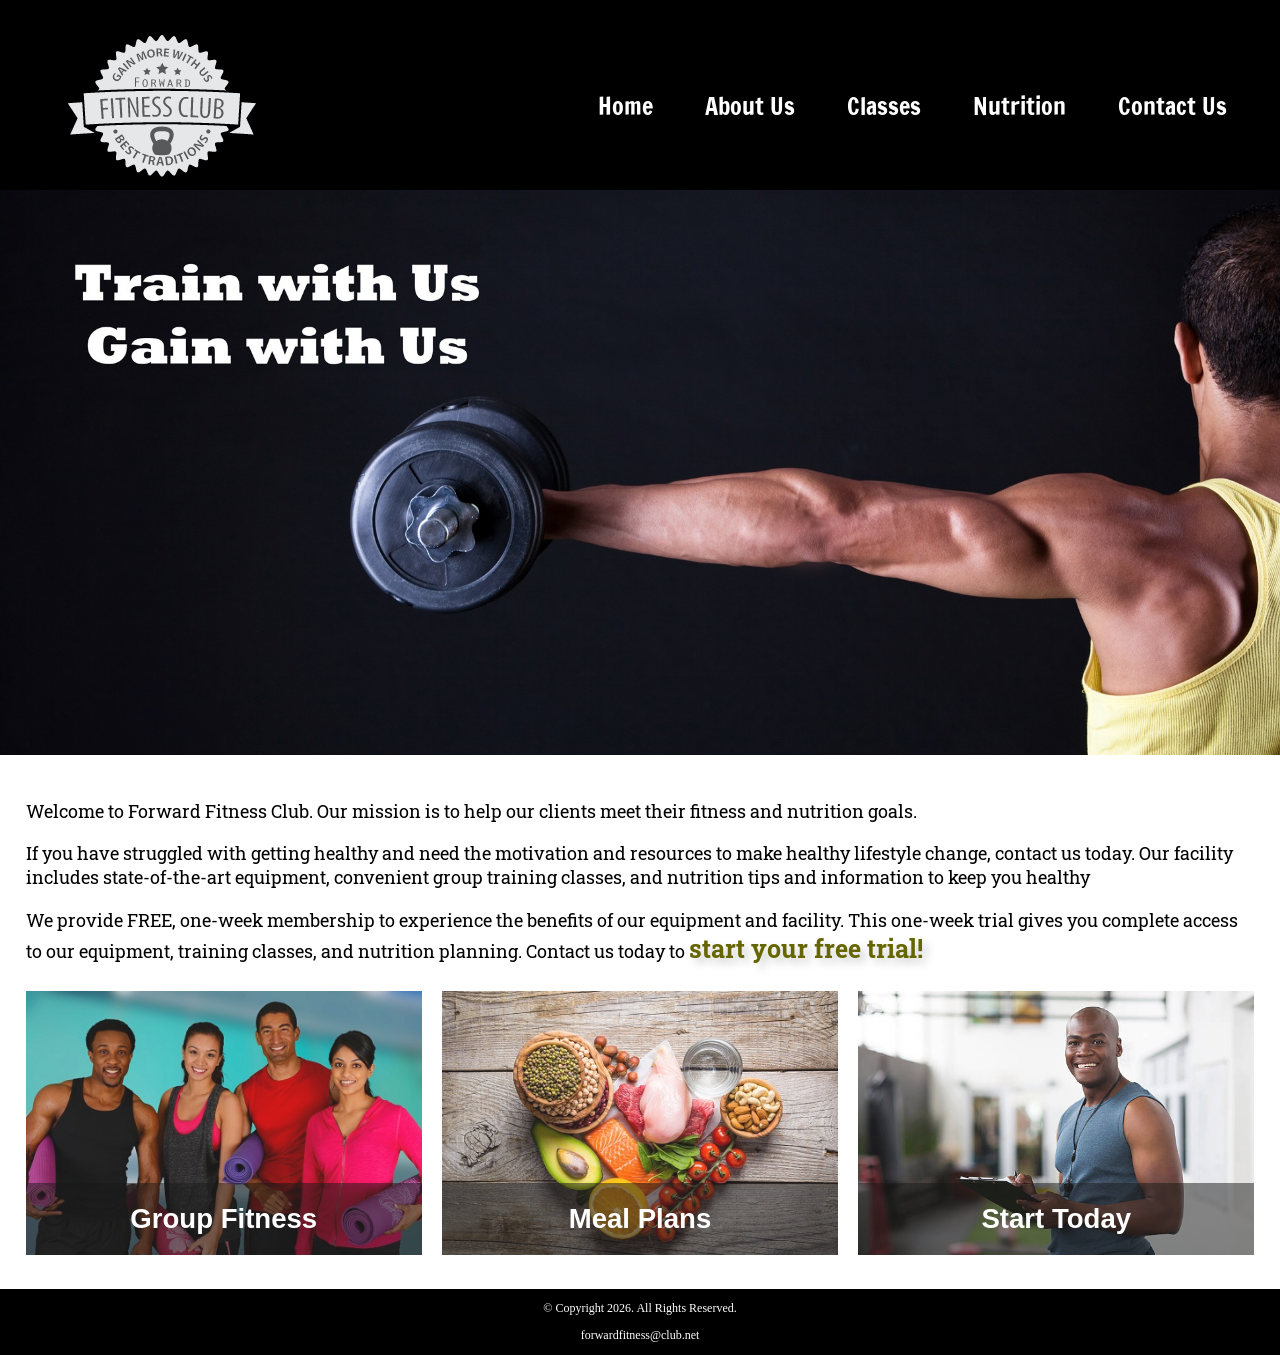
<file: assignments/fitness-website/index.html>
<!--Today Date 03/03/2026-->

<!DOCTYPE html>
<!-- This website template was created by: James Daniels -->
<html lang="en">
<head>
	
	<title>Forward Fitness Club</title>
	<meta charset="utf-8">

	<!-- Link to External Style Sheet -->
	<link rel="stylesheet" href="css/styles.css">
	<meta name="viewport" content="width=device-width, initial-scale=1">
	
	
	<link href="https://fonts.googleapis.com/css2?family=Francois+One&family=Roboto+Slab:wght@100..900&display=swap" rel="stylesheet">
	<link rel="shortcut icon" href="images/favicon.ico">
<link rel="icon" type="image/png" sizes="32x32" href="images/favicon-32.png">
<link rel="apple-touch-icon" sizes="180x180" href="images/apple-touch-icon.png">
<link rel="icon" sizes="192x192" href="images/android-chrome-192.png">

</head>

<body>
	<div id="container">
	
	<!-- Mobile Nav -->
	<nav class="mobile-nav">
	<div id="menu-links">
	<a href="index.html">Home</a>
	<a href="about.html">About Us</a>
	<a href="classes.html">Classes</a>
	<a href="nutrition.html">Nutrition</a>
	<a href="contact.html">Contact Us</a>
	</div>
	<a class="menu-icon" onclick="hamburger()">
	<div>&#9776;</div>
	</a>
	</nav>
	
		<!-- Use the header area for the website name or logo -->
		<header id="ffc-logo">
			<a href="index.html">
				<img src="images/forward-fitness-logo.png" alt="Forward Fitness Club logo">
			</a>
		</header>

		<!-- Tablet, Desktop Nav -->
		<nav class="tablet-desktop">
			<ul>
				<li><a href="index.html">Home</a></li>
				<li><a href="about.html">About Us</a></li>
				<li><a href="classes.html">Classes</a></li>
				<li><a href="nutrition.html">Nutrition</a></li>
				<li><a href="contact.html">Contact Us</a></li>
			</ul>
		</nav>
		
		<!-- Hero Image -->
		<div id="hero" class="tablet-desktop">
			<img src="images/hero-image.jpg" alt="left arm extended holding a weight">
		</div>

		<!-- Use the main area to add the main content of the webpage -->
		<main>
		
		
		<div class="mobile">
			
				<p>Welcome to Forward Fitness Club. Our
					mission is to help our clients meet their fitness and nutrition goals.</p>

				<h3>FREE One-Week Trial Membership!</h3>	
					
				<p>Call Us Today to Get Started</p>
				<p class="tel-link"><a href="tel:8145559608">(814)
					555-9608</a></p>
					
				<h4>Fitness Club Hours:</h4>
				<ul class="hours">
				<li>Mon-Thu: 6:00am-6:00pm</li>
				<li>Friday: 6:00am-4:00pm</li>
				<li>Saturday: 8:00am-6:00pm</li>
				<li>Sunday: Closed</li>
				</ul>
				</div>
				
				<div class="tablet-desktop">

            <p>Welcome to Forward Fitness Club. Our mission is to help our
            clients meet their fitness and nutrition goals.</p>

            <p>If you have struggled with getting healthy and need the motivation and resources to make healthy 
            lifestyle change, contact us today. Our facility includes state-of-the-art equipment, convenient group
            training classes, and nutrition tips and information to keep you healthy</p>

            <p>We provide FREE, one-week membership to 
            experience the benefits of our equipment and 
            facility. This one-week trial gives you complete
            access to our equipment, training classes, and 
            nutrition planning. Contact us today to <span class="action"> start your
            free trial!</span></p>
        </div>
		
		<div class="grid">
		
		<figure class="frame">
			<a href="classes.html"><img src="images/fitness-group.jpg" alt="group of fitness people"></a>
			<figcaption class="pic-text">Group Fitness</figcaption>
		</figure>
		
		<figure class="frame">
			<a href="nutrition.html"><img src="images/food-heart.jpg" alt="healthy food inthe shape of a heart"></a>
			<figcaption class="pic-text">Meal Plans</figcaption>
		</figure>
		
		<figure class="frame">
			<a href="contact.html"><img src="images/personal-trainer.jpg" alt="personal trainer with a clipboard"></a>
			<figcaption class="pic-text">Start Today</figcaption> 
		</figure>
			
		</div>
				
		</main>
		
		<!-- Use the footer area to add webpage footer content -->
		<footer>
			<p>&copy; Copyright 2026. All Rights Reserved.</p>
			<p><a href="mailto:forwardfitness@club.net">forwardfitness@club.net</a></p>
		</footer>

	</div>
	
	<script src="scripts/script.js"></script>
	
</body>
</html>
</file>
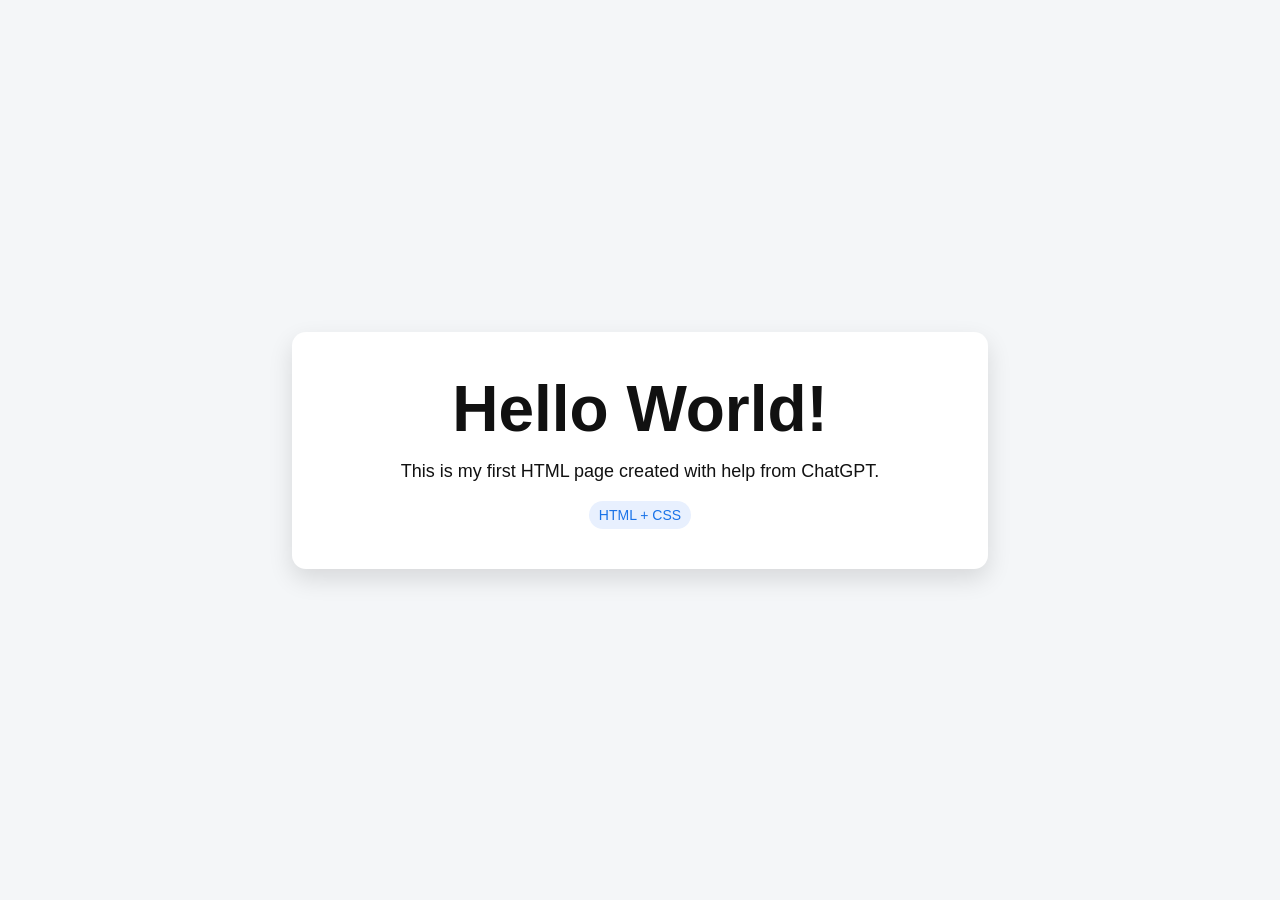
<file: assignments/hello-world/index.html>
<!DOCTYPE html>
<html lang="en">
<head>
  <meta charset="UTF-8" />
  <meta name="viewport" content="width=device-width, initial-scale=1.0" />
  <title>Hello World</title>

  <style>
    body {
      font-family: Arial, Helvetica, sans-serif;
      margin: 0;
      min-height: 100vh;
      display: flex;
      align-items: center;
      justify-content: center;
      background: #f4f6f8;
      color: #111;
    }

    .card {
      background: white;
      padding: 40px 48px;
      border-radius: 14px;
      box-shadow: 0 10px 25px rgba(0,0,0,0.12);
      text-align: center;
      max-width: 600px;
      width: 90%;
    }

    h1 {
      font-size: 64px; /* big font size */
      margin: 0 0 12px;
    }

    p {
      font-size: 18px;
      margin: 0;
      line-height: 1.5;
    }

    .tag {
      display: inline-block;
      margin-top: 16px;
      font-size: 14px;
      padding: 6px 10px;
      border-radius: 999px;
      background: #e8f0fe;
      color: #1a73e8;
    }
  </style>
</head>

<body>
  <main class="card">
    <h1>Hello World!</h1>
    <p>This is my first HTML page created with help from ChatGPT.</p>
    <span class="tag">HTML + CSS</span>
  </main>
</body>
</html>
</file>
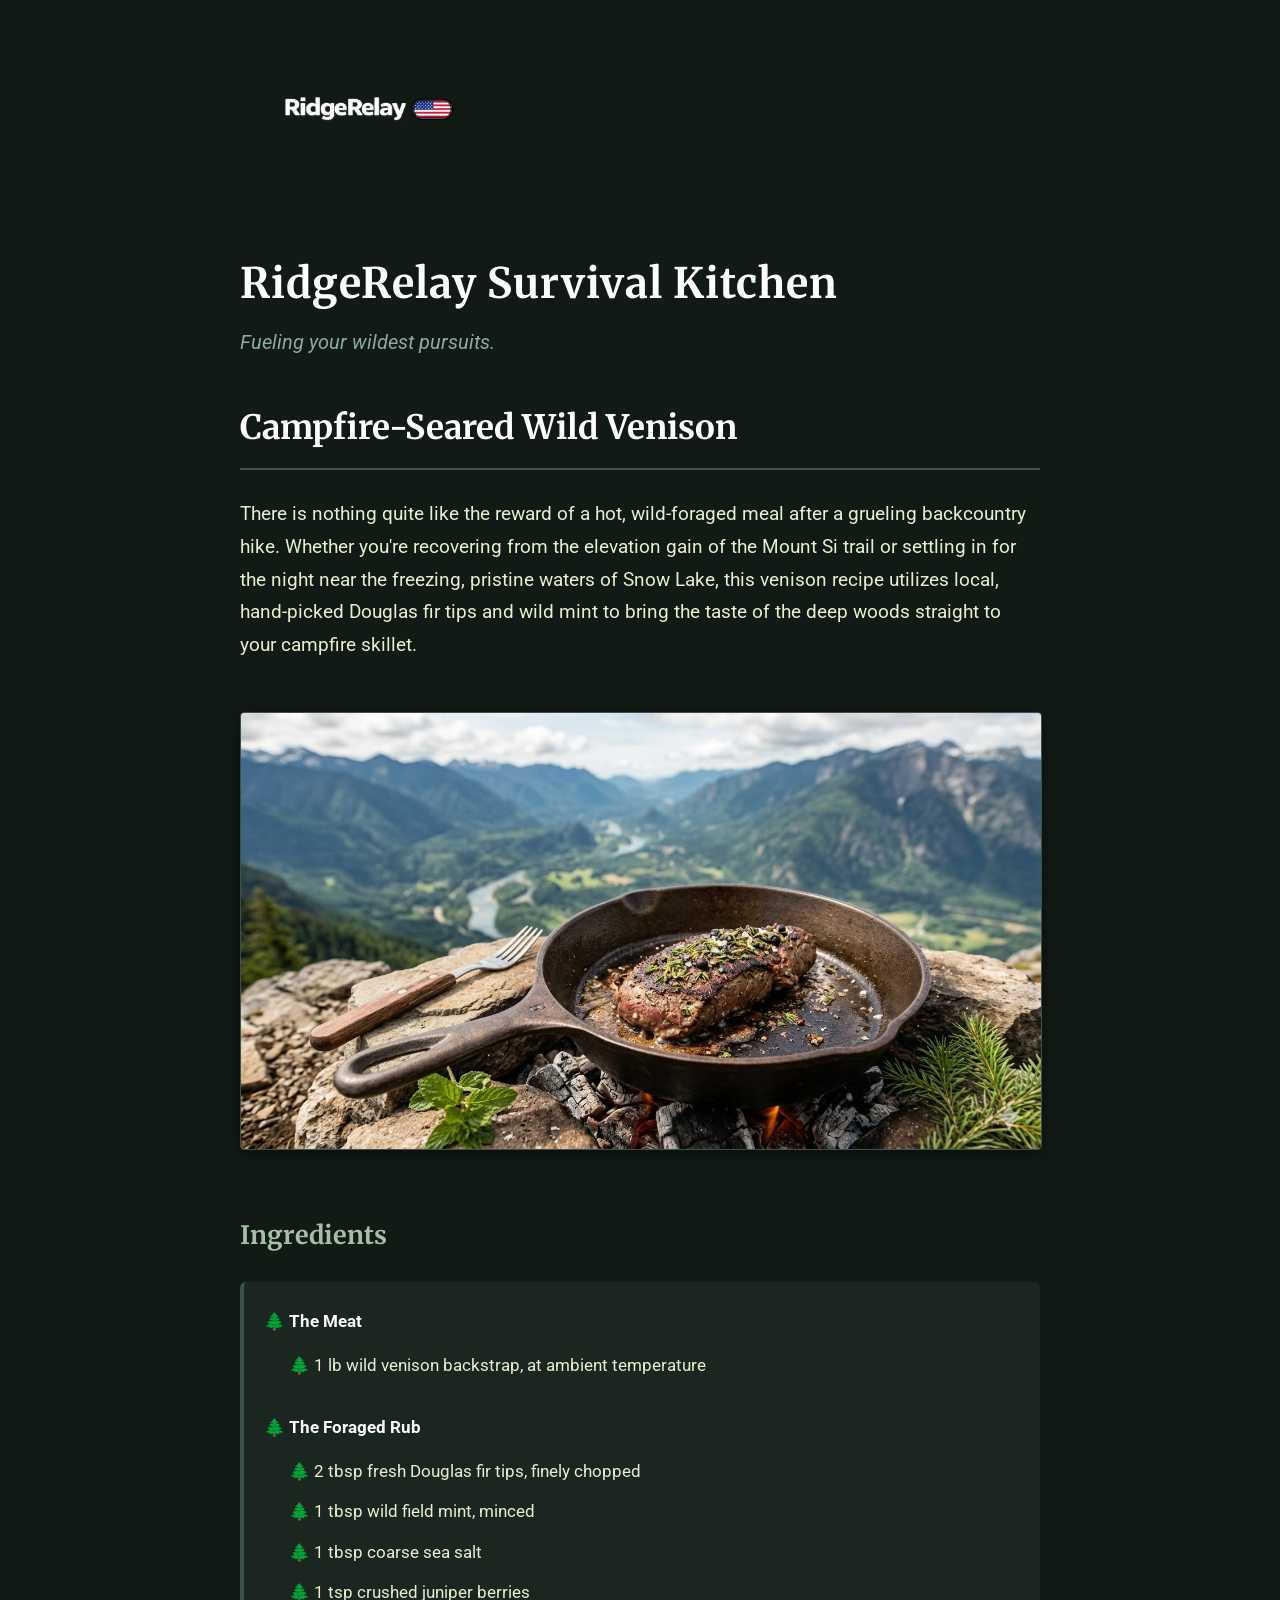
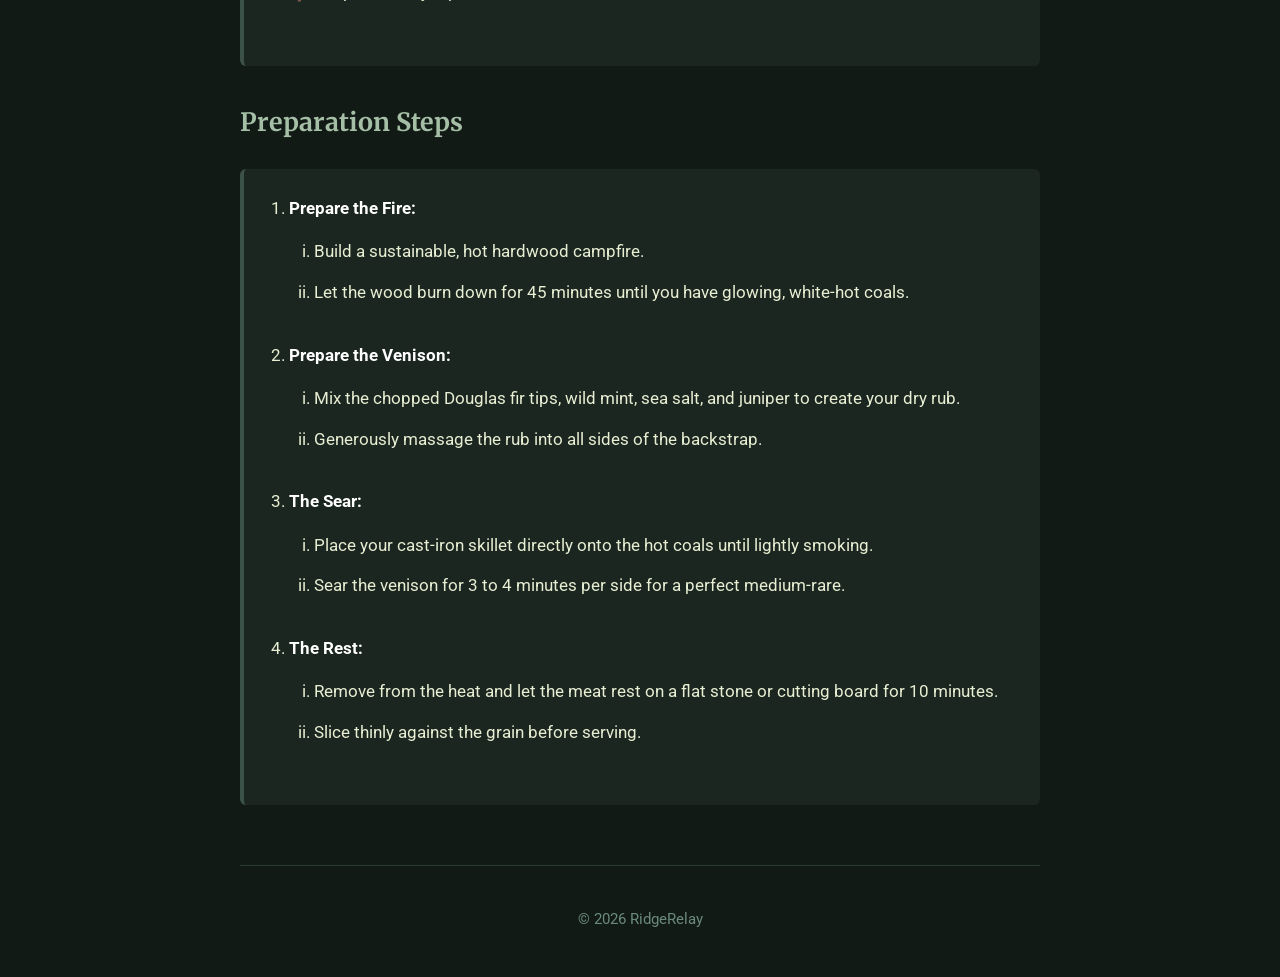
<file: assignments/html-list-demo/index.html>
<!DOCTYPE html>
<html lang="en">
<head>
    <meta charset="UTF-8">
    <meta name="viewport" content="width=device-width, initial-scale=1.0">
    <title>Campfire-Seared Wild Venison | RidgeRelay</title>
    <link href="https://fonts.googleapis.com/css2?family=Merriweather:wght@400;700&family=Roboto:wght@400;500&display=swap" rel="stylesheet">
    <link rel="stylesheet" href="styles.css">
</head>
<body>
    <header>
        <img src="rr-logo-2.jpg" alt="RidgeRelay Logo" class="site-logo">
        <h1>RidgeRelay Survival Kitchen</h1>
        <p class="tagline">Fueling your wildest pursuits.</p>
    </header>

    <main>
        <h2>Campfire-Seared Wild Venison</h2>
        <p class="intro">There is nothing quite like the reward of a hot, wild-foraged meal after a grueling backcountry hike. Whether you're recovering from the elevation gain of the Mount Si trail or settling in for the night near the freezing, pristine waters of Snow Lake, this venison recipe utilizes local, hand-picked Douglas fir tips and wild mint to bring the taste of the deep woods straight to your campfire skillet.</p>
        
        <div class="image-container">
            <img src="venison-skillet.jpg" alt="A cast-iron skillet cooking wild venison on a rocky summit at Mount Si">
        </div>

        <h3>Ingredients</h3>
        <ul style="list-style-type: '🌲 ';">
            <li><strong>The Meat</strong>
                <ul style="list-style-type: '🌲 ';">
                    <li>1 lb wild venison backstrap, at ambient temperature</li>
                </ul>
            </li>
            <li><strong>The Foraged Rub</strong>
                <ul style="list-style-type: '🌲 ';">
                    <li>2 tbsp fresh Douglas fir tips, finely chopped</li>
                    <li>1 tbsp wild field mint, minced</li>
                    <li>1 tbsp coarse sea salt</li>
                    <li>1 tsp crushed juniper berries</li>
                </ul>
            </li>
        </ul>

        <h3>Preparation Steps</h3>
        <ol>
            <li><strong>Prepare the Fire:</strong>
                <ol type="i">
                    <li>Build a sustainable, hot hardwood campfire.</li>
                    <li>Let the wood burn down for 45 minutes until you have glowing, white-hot coals.</li>
                </ol>
            </li>
            <li><strong>Prepare the Venison:</strong>
                <ol type="i">
                    <li>Mix the chopped Douglas fir tips, wild mint, sea salt, and juniper to create your dry rub.</li>
                    <li>Generously massage the rub into all sides of the backstrap.</li>
                </ol>
            </li>
            <li><strong>The Sear:</strong>
                <ol type="i">
                    <li>Place your cast-iron skillet directly onto the hot coals until lightly smoking.</li>
                    <li>Sear the venison for 3 to 4 minutes per side for a perfect medium-rare.</li>
                </ol>
            </li>
            <li><strong>The Rest:</strong>
                <ol type="i">
                    <li>Remove from the heat and let the meat rest on a flat stone or cutting board for 10 minutes.</li>
                    <li>Slice thinly against the grain before serving.</li>
                </ol>
            </li>
        </ol>
    </main>

    <footer>
        <p>&copy; 2026 RidgeRelay</p>
    </footer>
</body>
</html>
</file>
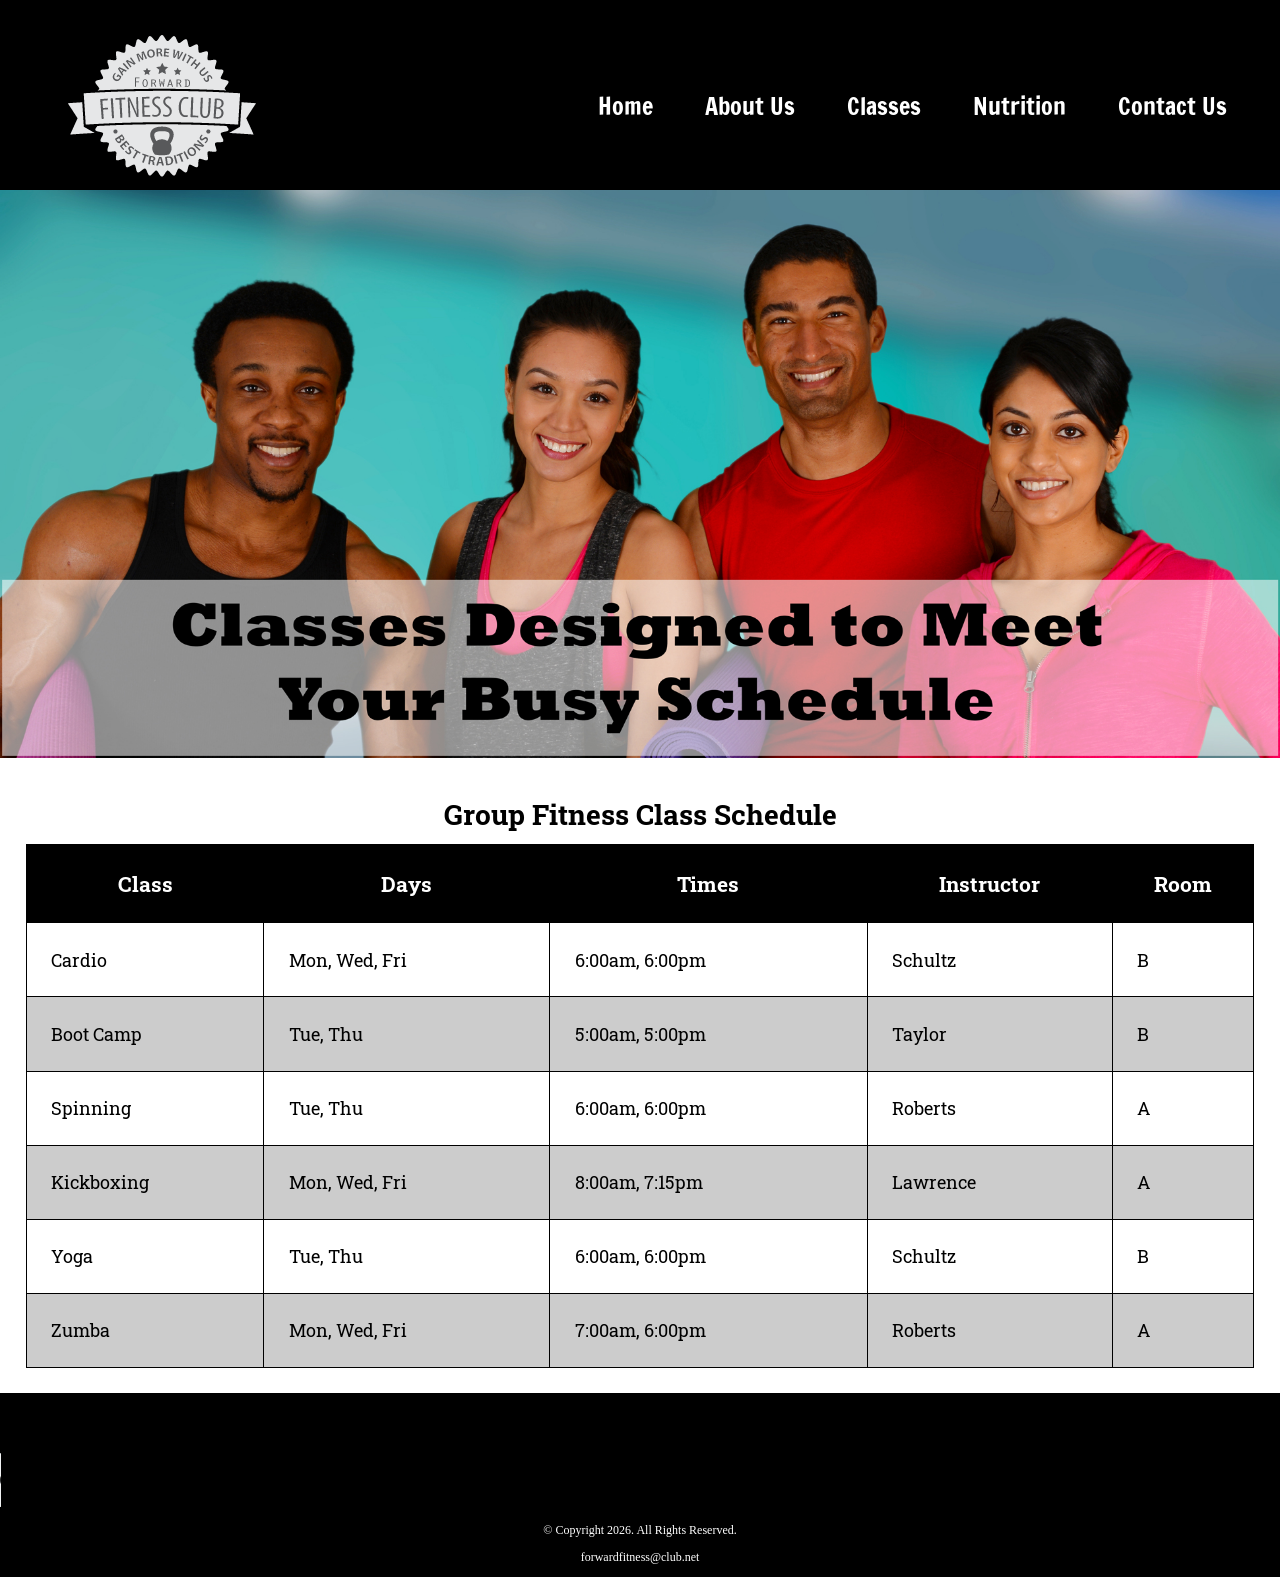
<file: assignments/fitness-website/classes.html>
<!--Today Date 03/03/2026-->

<!DOCTYPE html>
<!-- This website template was created by: James Daniels -->
<html lang="en">
<head>
	
	<title>Forward Fitness Club</title>
	<meta charset="utf-8">

	<!-- Link to External Style Sheet -->
	<link rel="stylesheet" href="css/styles.css">
	
	<meta name="viewport" content="width=device-width, initial-scale=1">
	<link href="https://fonts.googleapis.com/css2?family=Francois+One&family=Roboto+Slab:wght@100..900&display=swap" rel="stylesheet">
	<link rel="shortcut icon" href="images/favicon.ico">
<link rel="icon" type="image/png" sizes="32x32" href="images/favicon-32.png">
<link rel="apple-touch-icon" sizes="180x180" href="images/apple-touch-icon.png">
<link rel="icon" sizes="192x192" href="images/android-chrome-192.png">

</head>

<body>
	<div id="container">
	
	<!-- Mobile Nav -->
	<nav class="mobile-nav">
	<div id="menu-links">
	<a href="index.html">Home</a>
	<a href="about.html">About Us</a>
	<a href="classes.html">Classes</a>
	<a href="nutrition.html">Nutrition</a>
	<a href="contact.html">Contact Us</a>
	</div>
	<a class="menu-icon" onclick="hamburger()">
	<div>&#9776;</div>
	</a>
	</nav>

		<!-- Use the header area for the website name or logo -->
		<header id="ffc-logo">
			<a href="index.html">
				<img src="images/forward-fitness-logo.png" alt="Forward Fitness Club logo">
			</a>
		</header>

		<!-- Tablet, Desktop Nav -->
		<nav class="tablet-desktop">
			<ul>
				<li><a href="index.html">Home</a></li>
				<li><a href="about.html">About Us</a></li>
				<li><a href="classes.html">Classes</a></li>
				<li><a href="nutrition.html">Nutrition</a></li>
				<li><a href="contact.html">Contact Us</a></li>
			</ul>
		</nav>

			<!-- Classes Hero Image -->
			<div id="hero" class="tablet-desktop">
			<img src="images/classes-hero-image.jpg" alt="group of fitness people">
			</div>
			
			<main>
			<div class="mobile">
			<h3>Group Fitness Classes</h3>
			<p>Boot Camp: TR 5am &amp; 5pm</p>
			<p>Cardio: MWF 6am &amp; 6pm</p>
			<p>Kickboxing: MWF 8am &amp; 7:15pm</p>
			<p>Spinning: TR 6am &amp; 6pm</p>
			<p>Yoga: TR 6am &amp; 6pm</p>
			<p>Zumba: MWF 7am &amp; 6pm</p>
			</div>
			
			
		
			<div class="tablet-desktop">
			<table><!-- Start Table -->
			<caption>Group Fitness Class Schedule</caption>
			<tr><!-- Row 1 --> 
			<th>Class</th>
			<th>Days</th>
			<th>Times</th>
			<th>Instructor</th>
			<th>Room</th> 
			</tr> 
			
			<tr><!-- Row 2 -->
			<td>Cardio</td>
			<td>Mon, Wed, Fri</td>
			<td>6:00am, 6:00pm</td>
			<td>Schultz</td>
			<td>B</td>
			</tr>
			
			<tr><!-- Row 3 --> 
			<td>Boot Camp</td>
			<td>Tue, Thu</td>
			<td>5:00am, 5:00pm</td>
			<td>Taylor</td>
			<td>B</td>
			</tr>
			
			<tr><!-- Row 4 -->
			<td>Spinning</td>
			<td>Tue, Thu</td>
			<td>6:00am, 6:00pm</td>
			<td>Roberts</td>
			<td>A</td>
			</tr> 
			
			<tr><!-- Row 5 -->
			<td>Kickboxing</td> 
			<td>Mon, Wed, Fri</td>
			<td>8:00am, 7:15pm</td>
			<td>Lawrence</td>
			<td>A</td>
			</tr> 
			
			<tr><!-- Row 6 -->
			<td>Yoga</td>
			<td>Tue, Thu</td>
			<td>6:00am, 6:00pm</td>
			<td>Schultz</td>
			<td>B</td>
			</tr>
			
			<tr><!-- Row 7 -->
			<td>Zumba</td>
			<td>Mon, Wed, Fri </td>
			<td>7:00am, 6:00pm</td>
			<td>Roberts</td>
			<td>A</td>
			</tr>
			
			</table><!-- End Table-->
			</div>
			<div id="music-sample">
			</main>
			
			<h3>We play upbeat music to help keep you
			focused during your workout. Below is a sample of the type of music played during
			a class workout.</h3>
	
			<audio controls>
			<source src="media/ffc_audio.mp3" type="audio/mp3"> 
			<source src="media/ffc_audio.ogg" type="audio/ogg">
			<p>Your browser does not support the audio element.</p>
			</audio>
			</div>
			
				<footer>
			<p>&copy; Copyright 2026. All Rights Reserved.</p>
			<p><a href="mailto:forwardfitness@club.net">forwardfitness@club.net</a></p>
		</footer>

	</div>
	
	<script src="scripts/script.js"></script>
	
</body>
</html>
</file>
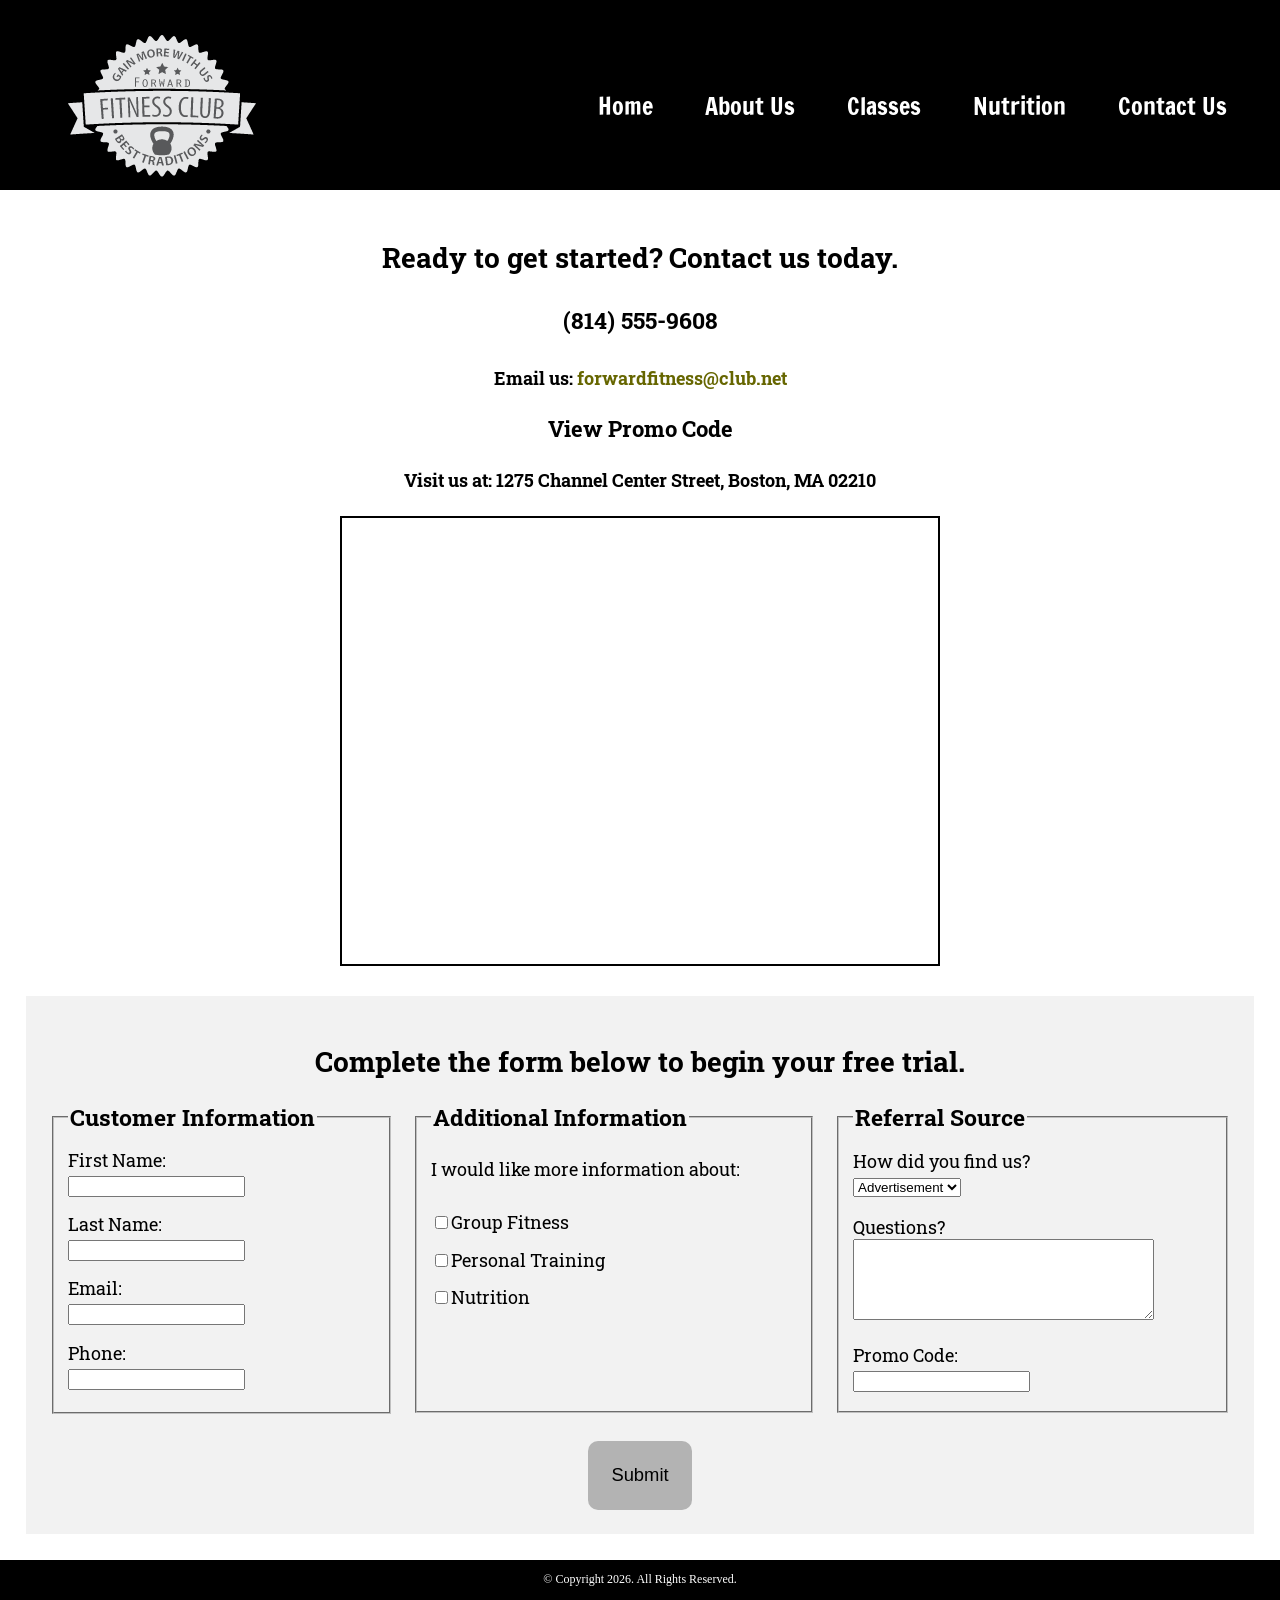
<file: assignments/fitness-website/contact.html>
<!--Today Date 03/03/2026-->

<!DOCTYPE html>
<!-- This website template was created by: James Daniels -->
<html lang="en">
<head>
	
	<title>Forward Fitness Club</title>
	<meta charset="utf-8">

	<!-- Link to External Style Sheet -->
	<link rel="stylesheet" href="css/styles.css">
	
	<meta name="viewport" content="width=device-width, initial-scale=1">
	<link href="https://fonts.googleapis.com/css2?family=Francois+One&family=Roboto+Slab:wght@100..900&display=swap" rel="stylesheet">
	<link rel="shortcut icon" href="images/favicon.ico">
<link rel="icon" type="image/png" sizes="32x32" href="images/favicon-32.png">
<link rel="apple-touch-icon" sizes="180x180" href="images/apple-touch-icon.png">
<link rel="icon" sizes="192x192" href="images/android-chrome-192.png">

</head>

<body>
	<div id="container">
	
	<!-- Mobile Nav -->
	<nav class="mobile-nav">
	<div id="menu-links">
	<a href="index.html">Home</a>
	<a href="about.html">About Us</a>
	<a href="classes.html">Classes</a>
	<a href="nutrition.html">Nutrition</a>
	<a href="contact.html">Contact Us</a>
	</div>
	<a class="menu-icon" onclick="hamburger()">
	<div>&#9776;</div>
	</a>
	</nav>

		<!-- Use the header area for the website name or logo -->
		<header id="ffc-logo">
			<a href="index.html">
				<img src="images/forward-fitness-logo.png" alt="Forward Fitness Club logo">
			</a>
		</header>

		<!-- Tablet, Desktop Nav -->
		<nav class="tablet-desktop">
			<ul>
				<li><a href="index.html">Home</a></li>
				<li><a href="about.html">About Us</a></li>
				<li><a href="classes.html">Classes</a></li>
				<li><a href="nutrition.html">Nutrition</a></li>
				<li><a href="contact.html">Contact Us</a></li>
			</ul>
		</nav>

		<main>
			<div id="contact">
			
				<h2>Ready to get started? Contact us today.</h2>
				<h4 class="mobile tel-link"><a href="tel:8145559608">(814) 555-9608</a></h4>
				
				 <h4 class="tablet-desktop tel-num">(814) 555-9608</h4>
				
				<h4>Email us: <a href="mailto:forwardfitness@club.net" class="contact-email-link">forwardfitness@club.net</a></h4>
				<h3 class="offer" onclick="discount()" id="special">View Promo Code</h3>
				<h4>Visit us at: 1275 Channel Center Street, Boston, MA 02210</h4>
				

				<iframe
					src="https://www.google.com/maps/embed?pb=!1m18!1m12!1m3!1d11795.404391855542!2d-71.06174332839153!3d42.345697898413796!2m3!1f0!2f0!3f0!3m2!1i1024!2i768!4f13.1!3m3!1m2!1s0x89e37a7dc2b67e7b%3A0x36ec93427cd9c5f1!2sChannel%20Center%20St%2C%20Boston%2C%20MA%2002210!5e0!3m2!1sen!2sus!4v1768959898636!5m2!1sen!2sus"
					width="600"
					height="450"
					allowfullscreen
					class="map">
				</iframe>
			</div>
			
			<div id="form">
			<h2>Complete the form below to begin your free trial.</h2>
			<form class="form-grid"><!-- Start Form -->
			
			<fieldset>
			<legend>Customer Information</legend> 
			<label for="fName">First Name:</label>
			<input type="text" name="fName" id="fName" required>
			
			<label for="lName">Last Name:</label>
			<input type="text" name="lName" id="lName" required>
			
			<label for="email">Email:</label>
			<input type="email" name="email" id="email" required>
			
			<label for="phone">Phone:</label>
			<input type="tel" id="phone" name="phone" required>
			
			</fieldset> 
			
			<fieldset>
			<legend>Additional Information</legend>
			<p>I would like more information about:</p>
			
			<label for="grpfit"><input type="checkbox" name="interest" 
			id="grpfit" value="Group Fitness">Group Fitness</label>
			
			<label for="prtrain"><input type="checkbox" name="interest" 
			id="prtrain" value="Personal Training">Personal Training</label>
			
			<label for="nutr"><input type="checkbox" name="interest" 
			id="nutr" value="Nutrition">Nutrition</label>
			
			</fieldset>
			
			<fieldset>
			<legend>Referral Source</legend> 
			<label for="reference">How did you find us?</label>
			<select name="reference" id="reference">
			<option value="ad">Advertisement</option>
			<option value="friend">Friend</option>
			<option value="google">Google</option>
			<option value="social">Social Media</option>
			<option value="other">Other</option>
			</select>
			
			<label for="questions">Questions?</label>
			<textarea id="questions" name="questions" rows="5" cols="35"></textarea>
			
			<label for="promo">Promo Code:</label>
			<input type="text" id="promo" name="promo">
			
			</fieldset>
			
			<input type="submit" id="submit" class="btn" value="Submit">
			
			</form> 
			</div>
			</main>
		
		<footer>
			<p>&copy; Copyright 2026. All Rights Reserved.</p>
			<p><a href="mailto:forwardfitness@club.net">forwardfitness@club.net</a></p>
		</footer>

	</div>
	
	<script src="scripts/script.js"></script>
	
</body>
</html>
</file>
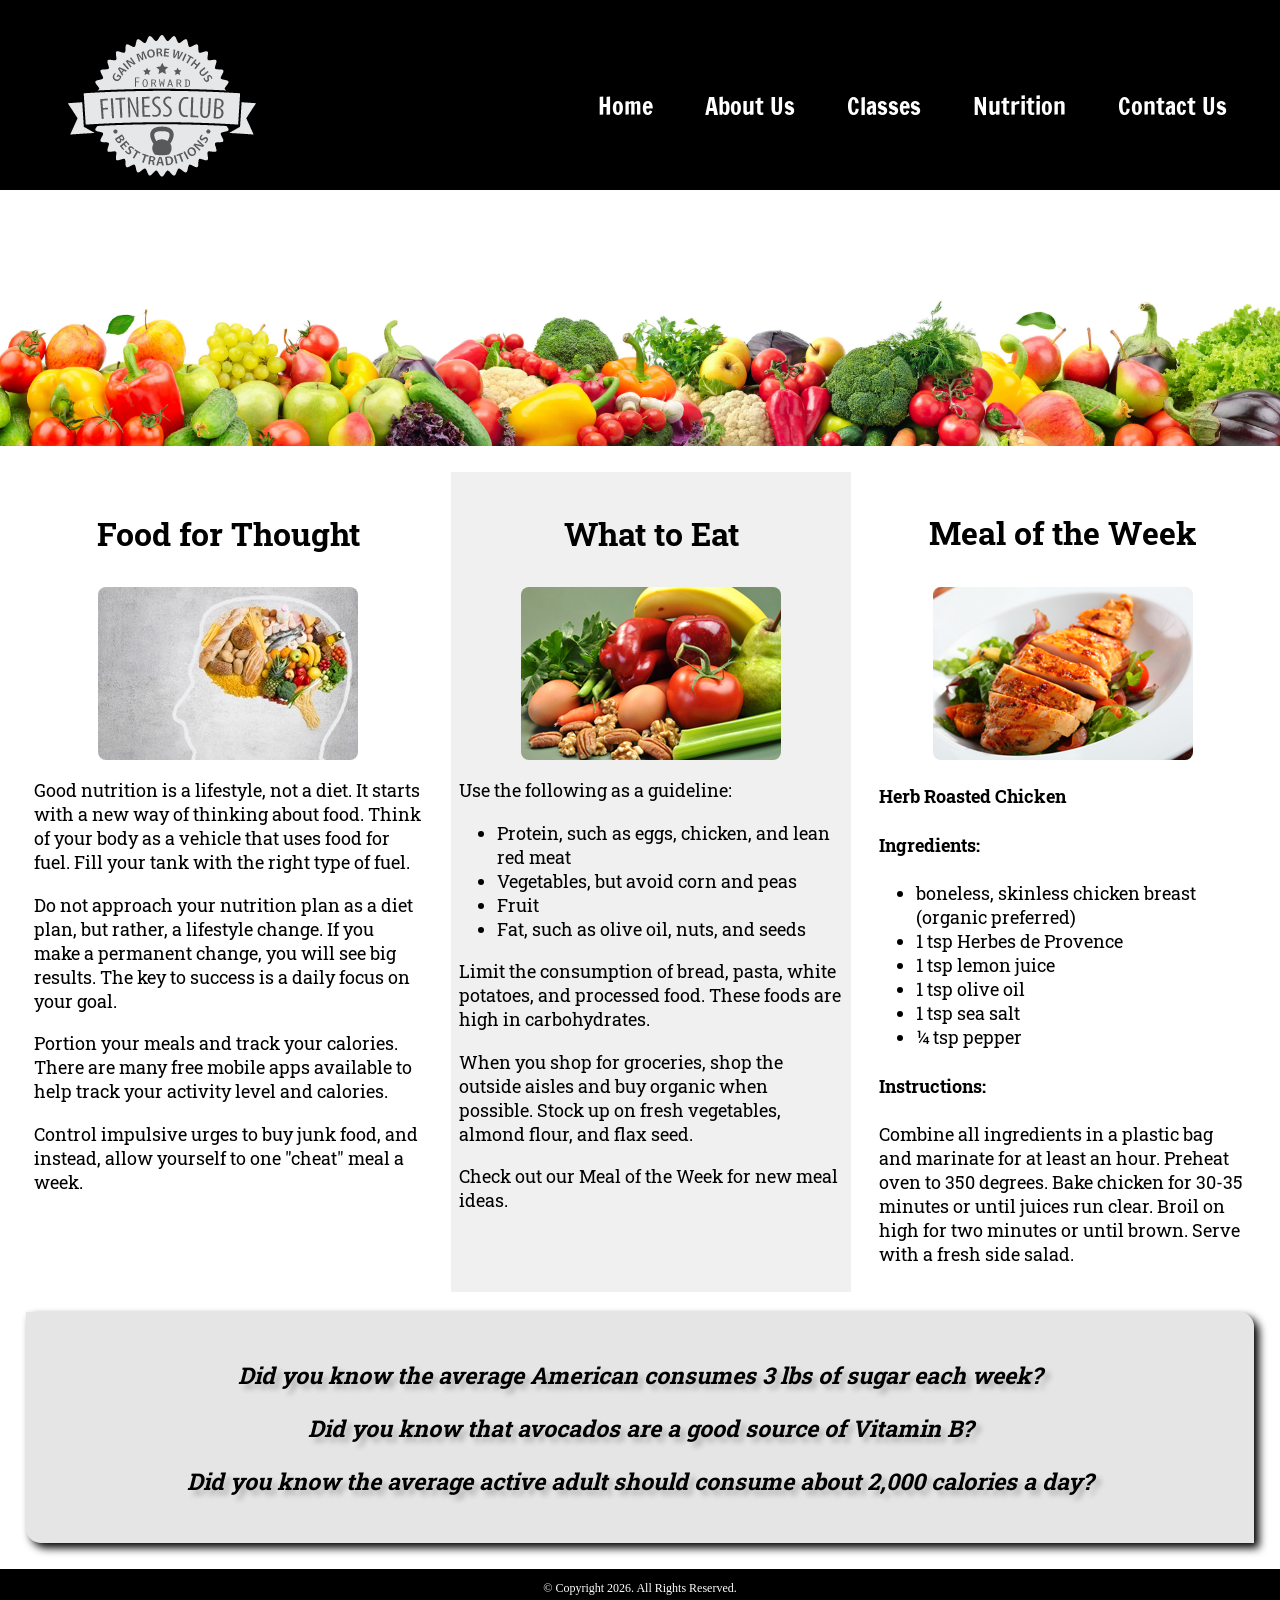
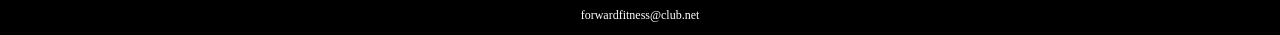
<file: assignments/fitness-website/nutrition.html>
<!--Today Date 03/03/2026-->

<!DOCTYPE html>
<!-- This website template was created by: James Daniels -->
<html lang="en">
<head>
	
	<title>Forward Fitness Club</title>
	<meta charset="utf-8">

	<!-- Link to External Style Sheet -->
	<link rel="stylesheet" href="css/styles.css">
	
	<meta name="viewport" content="width=device-width, initial-scale=1">
	<link href="https://fonts.googleapis.com/css2?family=Francois+One&family=Roboto+Slab:wght@100..900&display=swap" rel="stylesheet">
<link rel="shortcut icon" href="images/favicon.ico">
<link rel="icon" type="image/png" sizes="32x32" href="images/favicon-32.png">
<link rel="apple-touch-icon" sizes="180x180" href="images/apple-touch-icon.png">
<link rel="icon" sizes="192x192" href="images/android-chrome-192.png">

</head>

<body>
	<div id="container">
	
	<!-- Mobile Nav -->
	<nav class="mobile-nav">
	<div id="menu-links">
	<a href="index.html">Home</a>
	<a href="about.html">About Us</a>
	<a href="classes.html">Classes</a>
	<a href="nutrition.html">Nutrition</a>
	<a href="contact.html">Contact Us</a>
	</div>
	<a class="menu-icon" onclick="hamburger()">
	<div>&#9776;</div>
	</a>
	</nav>

		<!-- Use the header area for the website name or logo -->
		<header id="ffc-logo">
			<a href="index.html">
				<img src="images/forward-fitness-logo.png" alt="Forward Fitness Club logo">
			</a>
		</header>
		
		<!-- Tablet, Desktop Nav -->
		<nav class="tablet-desktop">
			<ul>
				<li><a href="index.html">Home</a></li>
				<li><a href="about.html">About Us</a></li>
				<li><a href="classes.html">Classes</a></li>
				<li><a href="nutrition.html">Nutrition</a></li>
				<li><a href="contact.html">Contact Us</a></li>
			</ul>
		</nav>

	<!-- Nutrition Hero Image --> 
		<div id="hero" class="tablet-desktop">
<img src="images/hero-veggies.jpg" alt="fresh vegetables"> 
		</div>
	
	<main class="grid"> 
	
	<article>
	<h3>Food for Thought</h3>
	<img src="images/food-thought.jpg"
alt="food for thought image" class="round"> 
	
	
	<p>Good nutrition is a lifestyle, not a diet. It starts with a new way of thinking about food. Think of your body as a vehicle that uses food for fuel. Fill your tank with the right type of fuel.</p>
<p>Do not approach your nutrition plan as a diet plan, but rather, a lifestyle change. If you make a permanent change, you will see big results. The key to success is a daily focus on your goal.</p> 
<p>Portion your meals and track your calories. There are many free mobile apps available to help track your activity level and calories.</p>
<p>Control impulsive urges to buy junk food, and instead, allow yourself to one "cheat" meal a week.</p>

</article>

<article>
<h3>What to Eat</h3>

<img src="images/fresh-food.jpg"
alt="fresh vegetables, fruit, eggs, and nuts" class="round">

<p>Use the following as a guideline:</p>
<ul>
<li>Protein, such as eggs, chicken, and lean red meat</li>
<li>Vegetables, but avoid corn and peas</li>
<li>Fruit</li>
<li>Fat, such as olive oil, nuts, and seeds</li>
</ul>

<p>Limit the consumption of bread, pasta, white potatoes, and processed food. These foods are high in carbohydrates.</p>
<p>When you shop for groceries, shop the outside aisles and buy organic when possible. Stock up on fresh vegetables, almond flour, and flax seed.</p>
<p>Check out our Meal of the Week for new meal ideas.</p>

</article>

<article>
<h3>Meal of the Week</h3>
<img src="images/food-chicken.jpg"
alt="herb roasted chicken" class="round">

<h4>Herb Roasted Chicken</h4>
<h4>Ingredients:</h4>
<ul>
<li>boneless, skinless chicken breast (organic preferred)</li>
<li>1 tsp Herbes de Provence</li>
<li>1 tsp lemon juice</li>
<li>1 tsp olive oil</li>
<li>1 tsp sea salt</li>
<li>&frac14; tsp pepper</li>
</ul>
<h4>Instructions:</h4>
<p>Combine all ingredients in a plastic bag and marinate for at least an hour. Preheat oven to 350 degrees. Bake chicken for 30-35 minutes or until juices run clear. Broil on high for two minutes or until brown. Serve with a fresh side salad.</p>
	
</article>

<aside class="tablet-desktop grid-item4">
<p>Did you know the average American consumes 3 lbs of sugar each week?</p>
<p>Did you know that avocados are a good source of Vitamin B?</p>
<p>Did you know the average active adult should consume about 2,000 calories a day?</p>
</aside>

</main>
	
<footer>
			<p>&copy; Copyright 2026. All Rights Reserved.</p>
			<p><a href="mailto:forwardfitness@club.net">forwardfitness@club.net</a></p>
		</footer>

	</div>
	
	<script src="scripts/script.js"></script>
	
</body>
</html>
</file>
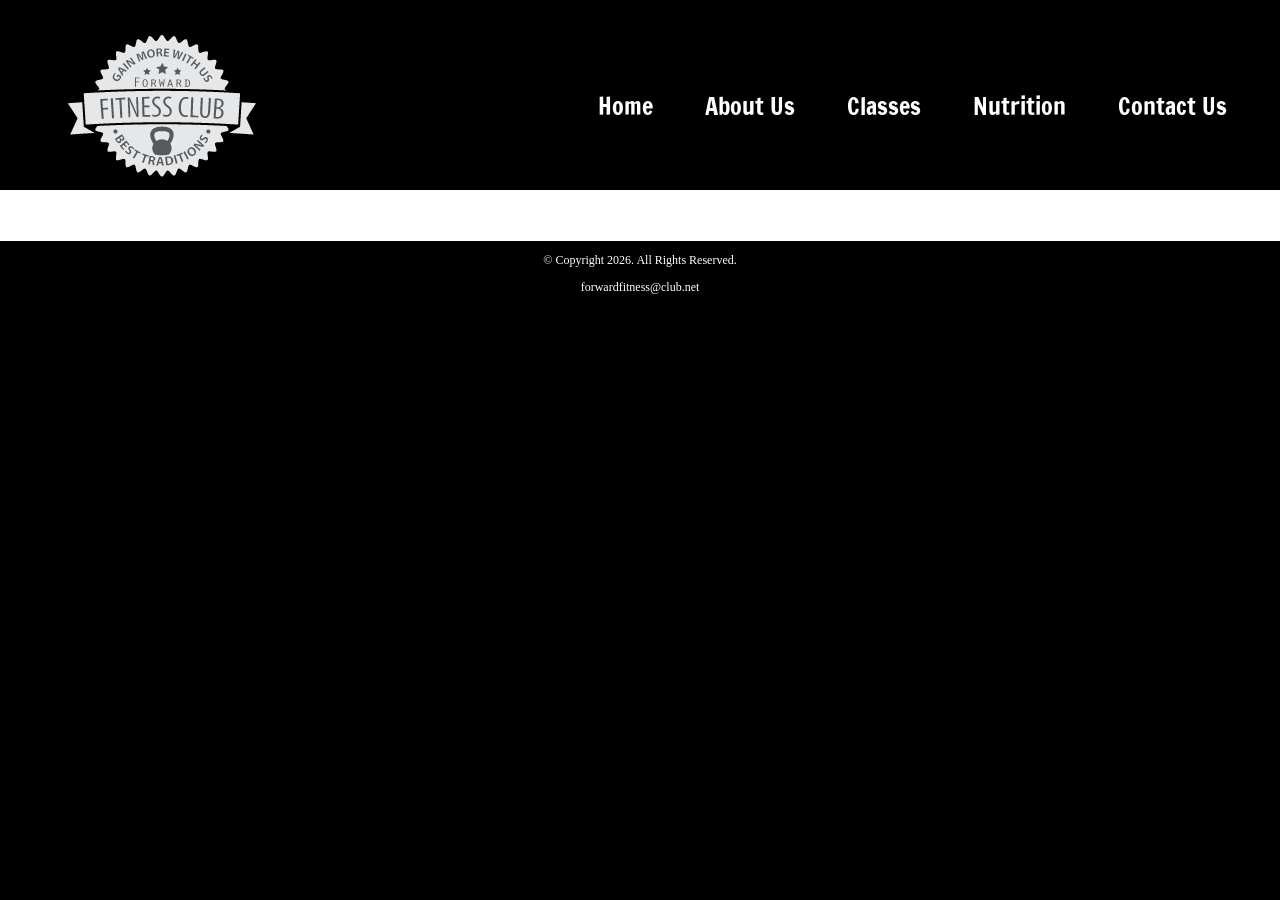
<file: assignments/fitness-website/template.html>
<!--Today Date 03/03/2026-->

<!DOCTYPE html>

<!-- This website template was created by: James Daniels -->

<html lang="en">
<head>

<title>Forward Fitness Club</title>
<meta charset="utf-8">
<meta name="viewport" content="width=device-width, initial-scale=1">

<link rel="stylesheet" href="css/styles.css">

<link href="https://fonts.googleapis.com/css2?family=Francois+One&family=Roboto+Slab:wght@100..900&display=swap" rel="stylesheet">

</head>

<body>

<div id="container">

<!-- Mobile Navigation -->

<nav class="mobile-nav">
<div id="menu-links">
<a href="index.html">Home</a>
<a href="about.html">About Us</a>
<a href="classes.html">Classes</a>
<a href="nutrition.html">Nutrition</a>
<a href="contact.html">Contact Us</a>
</div>

<a class="menu-icon" onclick="hamburger()">
<div>&#9776;</div>
</a>
</nav>

<!-- Header -->

<header id="ffc-logo">
<a href="index.html">
<img src="images/forward-fitness-logo.png" alt="Forward Fitness Club logo">
</a>
</header>

<!-- Tablet/Desktop Navigation -->

<nav class="tablet-desktop">
<ul>
<li><a href="index.html">Home</a></li>
<li><a href="about.html">About Us</a></li>
<li><a href="classes.html">Classes</a></li>
<li><a href="nutrition.html">Nutrition</a></li>
<li><a href="contact.html">Contact Us</a></li>
</ul>
</nav>

<main>

<!-- Page Content Goes Here -->

</main>

<footer>
<p>&copy; Copyright 2026. All Rights Reserved.</p>
<p><a href="mailto:forwardfitness@club.net">forwardfitness@club.net</a></p>
</footer>

</div>

<script src="scripts/script.js"></script>

</body>
</html>
</file>
<file: assignments/fitness-website/css/styles.css>
/*
Author: James Daniels
Date: 03/03/2026
File Name: styles.css
*/

/* CSS Reset */
body, header, nav, main, footer, h1, div, img, ul, figure, figcaption, section, 
article, aside, audio, video {
	margin: 0;
	padding: 0;
	border: 0;
}

/* Style rules for body and images */
body {
	background-color: #000;
}

img, video {
	max-width: 100%;
	display: block;
}

/* Style rule for box sizing applies to all elements */
*{
	box-sizing: border-box;
}

/* Style rules for mobile viewport */

.map {
  border: 2px solid #000;   
  width: 95%;
  height: 450px;           
}

#form {
  margin-top: 2%;
  background-color: #f2f2f2; 
  padding: 2%;
}

#form h2 {
  text-align: center;
}

/* style rules for hamburger menu */
	.mobile-nav a {
	color: #fff;
	font-family: 'Francois One', sans-serif;
	text-align: center;
	font-size: 2em;
	text-decoration: none;
	padding: 3%;
	display: block;
	}
	
	.mobile-nav a.menu-icon {
	display: block;
	position: absolute;
	right: 0;
	top: 0;
	}
	
/* Style rules for form elements */
	fieldset, input, select, textarea {
		margin-bottom: 2%;
	}
	
	fieldset legend { 
		font-weight: bold;
		font-size: 1.25em;
	}
	
	label {
		display: block;
		padding-top: 3%;
	}
	
	form #submit {
		margin: 0 auto;
		border: none;
		display: block;
		padding: 2%;
		background-color: #b3b3b3;
		font-size: 1em;
		border-radius: 10px;
	}	

/* styles rule for header */
header {
	
	top: 0;
	background-color: #000;
	height: 190px;
}

header img {
	margin: 0 auto;
}

video {
	margin: 0 auto 4%;
}


/* Style rules for navigation area */


/* Show mobile class, hide tablet-desktop class and menu-links id */ 

.mobile {
	display: block;
}
.tablet-desktop, #menu-links {
	display: none;
}

/* Style rules for main content */
main {
	background-color: #fff;
	padding: 2%;
	font-size: 1.15em;
	font-family: 'Roboto Slab', serif;
}

.mobile h3 {
	text-shadow: 5px 5px 8px #ccc;
}

article {
	padding: 2%;
}
	
article h3 {
	 text-align: center;
}

article img {
	margin: 0 auto;
}

article ul {
	margin-left: 10%;
}

 article:nth-of-type(2){
	  background-color: rgba(204, 204, 204, 0.3);
 }
 
.tel-link {
	background-color: #404040;
	padding: 2%;
	margin: 0 auto;
	width: 80%;
	text-align: center;
	border-radius: 5px;
}

.tel-link a {
	color: #fff;
	text-decoration: none;
	font-size: 1.5em;
	display: block;
}

.hours {
	margin-left: 10%;
}
	
.action {
	font-size: 1.35em;
	color: #666600;
	font-weight: bold;
	text-shadow: 5px 5px 8px #ccc;
}

.external-link {
	color: #666600;
	font-weight: bold;
	text-decoration: none;
}

.frame {
	position: relative;
	max-width: 450px;
	margin: 2% auto;
}

.pic-text {
	position: absolute;
	bottom: 0;
	background: rgba(0, 0, 0, 0.5);
	color: #fff;
	width: 100%;
	padding: 20px;
	text-align: center;
	font-family: Verdana, Arial, sans-serif;
	font-size: 1.5em;
	font-weight: bold;
}
	

#weights, #cardio, #training {
	margin: 0 2%;
}

.round{
	border-radius: 8px;
}

.viewex {
		font-weight: bold;
		cursor: pointer;
	}
	
	#example {
		display: none;
	}

/* Media Query for Tablet Viewport */
 @media screen and (min-width: 630px){
	 
	/* Tablet Viewport: Show tablet-desktop class, hide mobile class */
	.tablet-desktop { 
     display: block;
	}

	.mobile, .mobile-nav {
	display: none;
	}
	
aside {
    text-align: center;
    font-size: 1.25em;
    font-style: italic;
    font-weight: bold;
    padding: 2%;
    background-color: rgba(204, 204, 204, 0.5);
    box-shadow: 5px 5px 8px #000;
    text-shadow: 5px 5px 5px #b3b3b3;
    border-radius: 0 15px;
}

.grid-item4 {
    grid-column: 1 / span 3;
}

	/* Tablet Viewport: Style rule for header */
	header {
	 padding-bottom: 2%;
	}

	/* Tablet Viewport: Style rules for nav area */
	nav {
	padding: 1%;
	margin-bottom: 1%;
	}

	nav ul {
	list-style-type: none;
	margin: 0;
	text-align: center;
	}

	nav li {
	font-size: 1.5em;
	font-family: 'Francois One', sans-serif;
	border-top: none;
	display: inline-block;
	border-right: 1px solid #fff;
	}
 
	nav li:last-child {
	  border-right: none;
	}
 
	nav li a { 
		padding: 0.1em 0.75em;
		display: block;
		color: #fff;
		text-decoration: none;
	}

	/* Tablet Viewport: Style rules for main content area */ 
	 main ul {
		 margin: 0 0 4% 10%; 
	}
	
.grid {
	display: grid;
	grid-template-columns: auto auto auto;
	grid-gap: 20px;
}

	#exercises {	
	border-top: 1px solid #000;
	border-bottom: 1px solid #000;
	background: linear-gradient(to right,  #ccc, #fff);
	background-color: #f2f2f2;
	padding: 1% 2%;
	}

	#exercises dt {
	font-weight: bold;
	}

	#exercises dd {
	padding: 0.5% 1% 2% 0;
	} 
	
	.tel-num {
	font-size: 1.25em; 
	}


	.map {
	 width: 600px;
	 height: 450px;
	}	
	
	/* Tablet Viewport: Style rules for table */
	table {
	border: 1px solid #000;
	border-collapse: collapse;
	margin: 0 auto;
	width: 100%;
	}
	
	caption {
		font-size: 1.5em;
		font-weight: bold;
		padding: 1%;
	}
		
	th, td {
	border: 1px solid #000;
	padding: 2%;
	}
	
	th {
	background-color: #000;
	color: #fff;
	font-size: 1.15em;
	}
	
	tr:nth-child(odd) {
		background-color: #ccc;
	}

	/* Tablet Viewport: Style rule for form element */
	form {
	width: 70%;
	margin: 0 auto;
	}
 }
	
 
 /* Tablet Viewport: Animation */
 @-webkit-keyframes text-animation {
	 0% { font-size: 1em; }
	 50% { font-size: 2em; }
	 100% { font-size: 1.35em; } 
 }
 
 @keyframes text-animation {
 0% {font-size: 1em; }
 50% { font-size: 2em; }
 100% { font-size: 1.35em; }
 }
 
 figcaption {
	 -webkit-animation-name: text-animation;
	 animation-name: text-animation;
	 -webkit-animation-delay: 3s;
	 animation-delay: 3s;
	 -webkit-animation-duration: 5s;
	 animation-duration: 5s;
 }
 
/* Media Query for Desktop Viewport */
@media screen and (min-width: 1025px) {

	/* Desktop Viewport: Style rule for form element */
	form {
		width: auto;
	}

	.form-grid {
		display: grid;
		grid-template-columns: auto auto auto;
		grid-gap: 20px;
	}

	.btn {
		grid-column: 1 / span 3;
	}

	/* Desktop Viewport: Style rule for header */
	header { 
		width: 25%;
		float: left;
		padding-bottom: 0;
	}

	/* Desktop Viewport: Style rules for nav area */
	nav {
		float: right; 
		width: 70%;  
		margin: 4em 1em 0 0;
	}

	nav ul {	
		text-align: right;
	}

	nav li {
		border: none;
	}

	nav li a {
		padding: 0.5em 1em;
	}

	nav li a:hover { 
		color: #000;
		background-color: #fff;
		transform: scale(1.3);
	}

	/* Desktop Viewport: Style Rules for main content */ 
	main {
		clear: left;
	}

	main h1 {
		font-size: 1.8em;
	}
	
	article h3 {
		font-size: 1.75em;
	}
	
	.pic-text {
		font-size: 1.5em;
		padding: 20px;
	}
	
	.frame {
		opacity: 0.9;
	}

	.frame:hover {
		opacity: 1;
		box-shadow: 8px 8px 10px #808080;
		transform: translateY(10px);
	}	

	#weights, #cardio, #training {
		width: 29%;
		float: left;
		margin: 0 2%;
	}

	#exercises {
		clear: left;
	}
	
	.offer:hover {
		transform: scale(1.25);
		cursor: pointer;
	}
}
	
 /* Media Query for Large Desktop Viewports */    
  @media screen and (min-width: 1921px) {
    #container {
        width: 1920px;
        margin: 0 auto;
    }
	
	table {
	width: 80%;
	}	
	
}

@media print {
    body {
        background-color: #fff;
        color: #000;
    }

    #contact {
        text-align: center;
    }

    #contact .contact-email-link {
        text-align: center;
        color: #666600;
        text-decoration: none;
    }
}

/* Style rules for Contact page (screen view) outside of media print*/
#contact {
        text-align: center;
    }

    #contact .contact-email-link {
        text-align: center;
        color: #666600;
        text-decoration: none;
    }

/*
.map {
	border: 2px solid #000;
	width: 95%;
	height: 50%;
}
*/


/* Style rules for footer content */
footer p {
	font-size: 0.75em;
	text-align: center;
	color: #fff;
	padding: 0 1em;
}

footer p a {
	color: #fff;
	text-decoration: none;
}
</file>
<file: assignments/html-list-demo/styles.css>
/* style.css */
/* style.css */
body {
    background-color: #121a16; /* Deep Night Green */
    color: #e8eed2; /* Pale Moss */
    font-family: 'Roboto', sans-serif;
    font-size: 1.05em;
    max-width: 800px;
    margin: 0 auto;
    padding: 30px 20px;
    line-height: 1.7;
}

h1, h2, h3 {
    font-family: 'Merriweather', serif;
    color: #ffffff;
}

h1 {
    font-size: 2.5em;
    margin-bottom: 5px;
    letter-spacing: 1px;
}

h2 {
    font-size: 2em;
    border-bottom: 2px solid #3c5249;
    padding-bottom: 12px;
    margin-top: 40px;
}

h3 {
    font-size: 1.5em;
    margin-top: 35px;
    color: #a4bfa6;
}

.tagline {
    font-size: 1.2em;
    font-style: italic;
    color: #8caba1;
    margin-top: 0;
    margin-bottom: 40px;
}

.intro {
    font-size: 1.15em;
    margin-bottom: 30px;
}

/* Added this to size your logo properly! */
.site-logo {
    max-width: 250px; 
    height: auto;
    margin-bottom: 15px;
}

.image-container img {
    max-width: 100%;
    height: auto;
    border-radius: 4px;
    border: 1px solid #3c5249;
    margin: 20px 0;
    box-shadow: 0 4px 15px rgba(0,0,0,0.5);
}

ul, ol {
    background-color: #1b2621;
    padding: 25px 25px 25px 45px;
    border-radius: 6px;
    border-left: 4px solid #3c5249;
}

li {
    margin-bottom: 12px;
}

li > ul, li > ol {
    background-color: transparent;
    padding: 10px 10px 10px 25px;
    border: none;
    margin-top: 5px;
}

strong {
    color: #ffffff;
}

footer {
    margin-top: 60px;
    text-align: center;
    font-size: 0.9em;
    color: #6a8a7c;
    border-top: 1px solid #2a3a33;
    padding-top: 25px;
}
</file>
